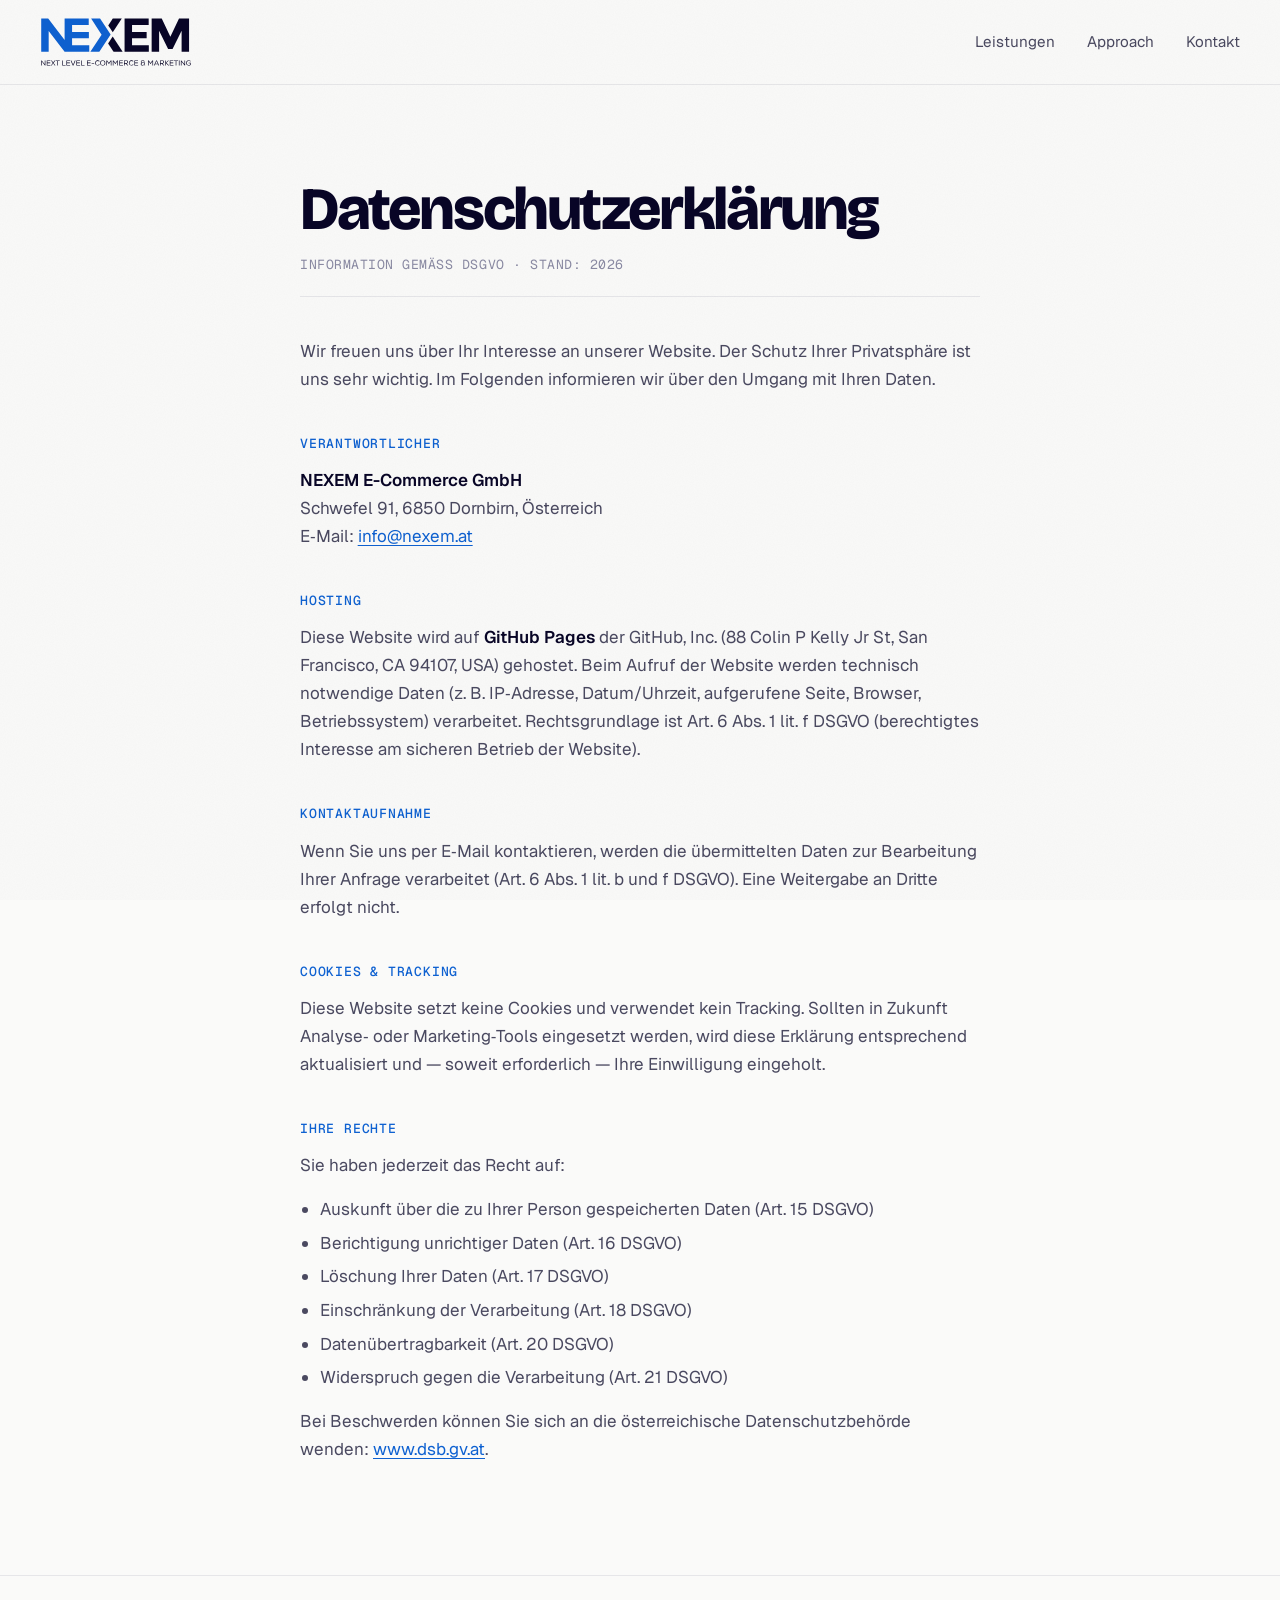
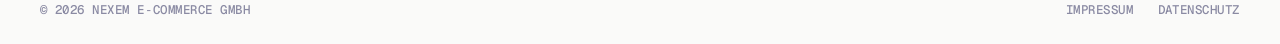
<file: datenschutz.html>
<!DOCTYPE html>
<html lang="de">
<head>
    <meta charset="UTF-8">
    <meta name="viewport" content="width=device-width, initial-scale=1.0">
    <title>Datenschutz &mdash; NEXEM E&#8209;Commerce GmbH</title>
    <meta name="description" content="Datenschutzerklärung der NEXEM E-Commerce GmbH gemäß DSGVO.">
    <meta name="theme-color" content="#fafaf9">
    <meta name="color-scheme" content="light">
    <meta name="robots" content="index, follow">
    <link rel="icon" type="image/svg+xml" href="assets/logo.svg">

    <link rel="preconnect" href="https://fonts.googleapis.com">
    <link rel="preconnect" href="https://fonts.gstatic.com" crossorigin>
    <link href="https://fonts.googleapis.com/css2?family=Bricolage+Grotesque:opsz,wght@12..96,500;12..96,600;12..96,700;12..96,800&family=Geist:wght@400;500;600&family=Geist+Mono:wght@400;500&display=swap" rel="stylesheet">

    <link rel="stylesheet" href="styles.css">
</head>
<body>
    <a href="#main" class="skip-link">Zum Inhalt springen</a>

    <header class="topbar">
        <div class="container topbar__inner">
            <a href="/" class="topbar__brand" aria-label="NEXEM Startseite">
                <img src="assets/logo.svg" alt="NEXEM" width="152" height="50" class="topbar__logo">
            </a>
            <nav class="topbar__nav" aria-label="Hauptnavigation">
                <a href="/#services">Leistungen</a>
                <a href="/#approach">Approach</a>
                <a href="/#kontakt">Kontakt</a>
            </nav>
        </div>
    </header>

    <main id="main" class="legal">
        <h1>Datenschutz&shy;erkl&auml;rung</h1>
        <p>Information gem&auml;&szlig; DSGVO &middot; Stand: <span translate="no">2026</span></p>

        <p>
            Wir freuen uns &uuml;ber Ihr Interesse an unserer Website. Der
            Schutz Ihrer Privatsph&auml;re ist uns sehr wichtig. Im Folgenden
            informieren wir &uuml;ber den Umgang mit Ihren Daten.
        </p>

        <h2>Verantwortlicher</h2>
        <p>
            <strong>NEXEM E-Commerce GmbH</strong><br>
            Schwefel&nbsp;91, 6850&nbsp;Dornbirn, &Ouml;sterreich<br>
            E&#8209;Mail: <a href="mailto:info@nexem.at">info@nexem.at</a>
        </p>

        <h2>Hosting</h2>
        <p>
            Diese Website wird auf <strong>GitHub Pages</strong> der
            GitHub, Inc. (88 Colin P&nbsp;Kelly Jr St, San Francisco, CA 94107, USA)
            gehostet. Beim Aufruf der Website werden technisch notwendige
            Daten (z.&nbsp;B. IP&#8209;Adresse, Datum/Uhrzeit, aufgerufene Seite,
            Browser, Betriebssystem) verarbeitet. Rechtsgrundlage ist
            Art.&nbsp;6 Abs.&nbsp;1 lit.&nbsp;f DSGVO (berechtigtes Interesse
            am sicheren Betrieb der Website).
        </p>

        <h2>Kontaktaufnahme</h2>
        <p>
            Wenn Sie uns per E&#8209;Mail kontaktieren, werden die &uuml;bermittelten
            Daten zur Bearbeitung Ihrer Anfrage verarbeitet (Art.&nbsp;6 Abs.&nbsp;1
            lit.&nbsp;b und f DSGVO). Eine Weitergabe an Dritte erfolgt nicht.
        </p>

        <h2>Cookies &amp; Tracking</h2>
        <p>
            Diese Website setzt keine Cookies und verwendet kein Tracking.
            Sollten in Zukunft Analyse&#8209; oder Marketing&#8209;Tools eingesetzt
            werden, wird diese Erkl&auml;rung entsprechend aktualisiert und &mdash;
            soweit erforderlich &mdash; Ihre Einwilligung eingeholt.
        </p>

        <h2>Ihre Rechte</h2>
        <p>Sie haben jederzeit das Recht auf:</p>
        <ul>
            <li>Auskunft &uuml;ber die zu Ihrer Person gespeicherten Daten (Art.&nbsp;15 DSGVO)</li>
            <li>Berichtigung unrichtiger Daten (Art.&nbsp;16 DSGVO)</li>
            <li>L&ouml;schung Ihrer Daten (Art.&nbsp;17 DSGVO)</li>
            <li>Einschr&auml;nkung der Verarbeitung (Art.&nbsp;18 DSGVO)</li>
            <li>Daten&uuml;bertragbarkeit (Art.&nbsp;20 DSGVO)</li>
            <li>Widerspruch gegen die Verarbeitung (Art.&nbsp;21 DSGVO)</li>
        </ul>
        <p>
            Bei Beschwerden k&ouml;nnen Sie sich an die &ouml;sterreichische
            Datenschutzbeh&ouml;rde wenden:
            <a href="https://www.dsb.gv.at" target="_blank" rel="noopener noreferrer">www.dsb.gv.at</a>.
        </p>
    </main>

    <footer class="site-footer">
        <div class="container site-footer__inner">
            <p class="mono mono--mute" translate="no">
                &copy; <span id="year">2026</span> NEXEM E&#8209;COMMERCE GMBH
            </p>
            <nav class="mono site-footer__nav" aria-label="Rechtliches">
                <a href="impressum.html">Impressum</a>
                <a href="datenschutz.html">Datenschutz</a>
            </nav>
        </div>
    </footer>

    <script>
        document.getElementById('year').textContent = new Date().getFullYear();
    </script>
</body>
</html>
</file>
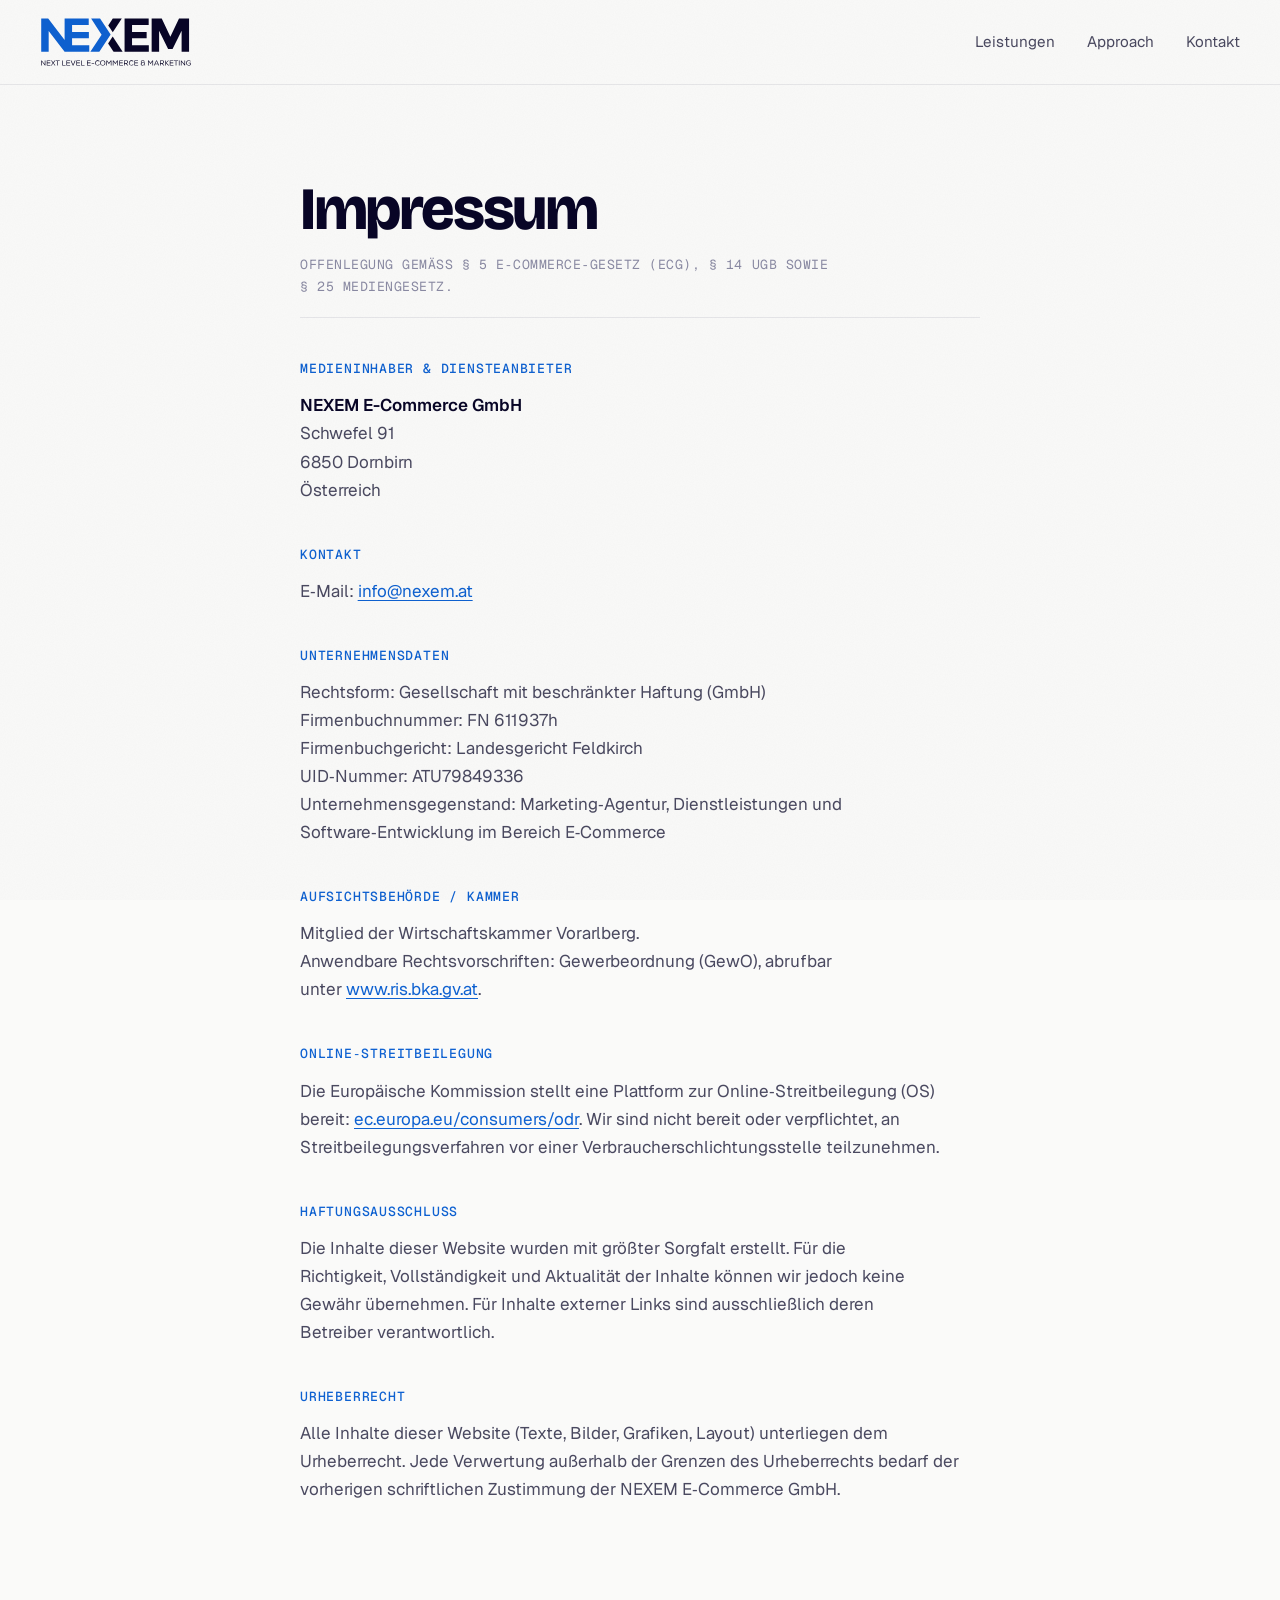
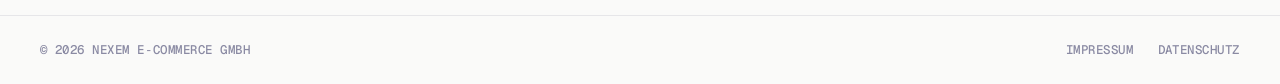
<file: impressum.html>
<!DOCTYPE html>
<html lang="de">
<head>
    <meta charset="UTF-8">
    <meta name="viewport" content="width=device-width, initial-scale=1.0">
    <title>Impressum &mdash; NEXEM E&#8209;Commerce GmbH</title>
    <meta name="description" content="Impressum und Offenlegung gemäß § 5 ECG, § 14 UGB und § 25 Mediengesetz.">
    <meta name="theme-color" content="#fafaf9">
    <meta name="color-scheme" content="light">
    <meta name="robots" content="index, follow">
    <link rel="icon" type="image/svg+xml" href="assets/logo.svg">

    <link rel="preconnect" href="https://fonts.googleapis.com">
    <link rel="preconnect" href="https://fonts.gstatic.com" crossorigin>
    <link href="https://fonts.googleapis.com/css2?family=Bricolage+Grotesque:opsz,wght@12..96,500;12..96,600;12..96,700;12..96,800&family=Geist:wght@400;500;600&family=Geist+Mono:wght@400;500&display=swap" rel="stylesheet">

    <link rel="stylesheet" href="styles.css">
</head>
<body>
    <a href="#main" class="skip-link">Zum Inhalt springen</a>

    <header class="topbar">
        <div class="container topbar__inner">
            <a href="/" class="topbar__brand" aria-label="NEXEM Startseite">
                <img src="assets/logo.svg" alt="NEXEM" width="152" height="50" class="topbar__logo">
            </a>
            <nav class="topbar__nav" aria-label="Hauptnavigation">
                <a href="/#services">Leistungen</a>
                <a href="/#approach">Approach</a>
                <a href="/#kontakt">Kontakt</a>
            </nav>
        </div>
    </header>

    <main id="main" class="legal">
        <h1>Impressum</h1>
        <p>Offenlegung gem&auml;&szlig; &sect;&nbsp;5 E&#8209;Commerce&#8209;Gesetz (ECG), &sect;&nbsp;14 UGB sowie &sect;&nbsp;25 Mediengesetz.</p>

        <h2>Medieninhaber &amp; Diensteanbieter</h2>
        <p>
            <strong>NEXEM E-Commerce GmbH</strong><br>
            Schwefel&nbsp;91<br>
            6850&nbsp;Dornbirn<br>
            &Ouml;sterreich
        </p>

        <h2>Kontakt</h2>
        <p>
            E&#8209;Mail: <a href="mailto:info@nexem.at">info@nexem.at</a>
        </p>

        <h2>Unternehmensdaten</h2>
        <p>
            Rechtsform: Gesellschaft mit beschr&auml;nkter Haftung (GmbH)<br>
            Firmenbuchnummer: FN&nbsp;611937h<br>
            Firmenbuchgericht: Landesgericht Feldkirch<br>
            UID&#8209;Nummer: ATU79849336<br>
            Unternehmensgegenstand: Marketing&#8209;Agentur, Dienstleistungen und Software&#8209;Entwicklung im Bereich E&#8209;Commerce
        </p>

        <h2>Aufsichtsbeh&ouml;rde / Kammer</h2>
        <p>
            Mitglied der Wirtschaftskammer Vorarlberg.<br>
            Anwendbare Rechtsvorschriften: Gewerbeordnung (GewO),
            abrufbar unter
            <a href="https://www.ris.bka.gv.at" target="_blank" rel="noopener noreferrer">www.ris.bka.gv.at</a>.
        </p>

        <h2>Online&#8209;Streitbeilegung</h2>
        <p>
            Die Europ&auml;ische Kommission stellt eine Plattform zur
            Online&#8209;Streitbeilegung (OS) bereit:
            <a href="https://ec.europa.eu/consumers/odr" target="_blank" rel="noopener noreferrer">ec.europa.eu/consumers/odr</a>.
            Wir sind nicht bereit oder verpflichtet, an
            Streitbeilegungsverfahren vor einer Verbraucher&shy;schlichtungsstelle
            teilzunehmen.
        </p>

        <h2>Haftungsausschluss</h2>
        <p>
            Die Inhalte dieser Website wurden mit gr&ouml;&szlig;ter Sorgfalt
            erstellt. F&uuml;r die Richtigkeit, Vollst&auml;ndigkeit und
            Aktualit&auml;t der Inhalte k&ouml;nnen wir jedoch keine Gew&auml;hr
            &uuml;bernehmen. F&uuml;r Inhalte externer Links sind
            ausschlie&szlig;lich deren Betreiber verantwortlich.
        </p>

        <h2>Urheberrecht</h2>
        <p>
            Alle Inhalte dieser Website (Texte, Bilder, Grafiken, Layout)
            unterliegen dem Urheberrecht. Jede Verwertung au&szlig;erhalb
            der Grenzen des Urheberrechts bedarf der vorherigen schriftlichen
            Zustimmung der NEXEM E&#8209;Commerce GmbH.
        </p>
    </main>

    <footer class="site-footer">
        <div class="container site-footer__inner">
            <p class="mono mono--mute" translate="no">
                &copy; <span id="year">2026</span> NEXEM E&#8209;COMMERCE GMBH
            </p>
            <nav class="mono site-footer__nav" aria-label="Rechtliches">
                <a href="impressum.html">Impressum</a>
                <a href="datenschutz.html">Datenschutz</a>
            </nav>
        </div>
    </footer>

    <script>
        document.getElementById('year').textContent = new Date().getFullYear();
    </script>
</body>
</html>
</file>
<file: styles.css>
/* =========================================================
   NEXEM — Brutalist-Tech / Light
   Built against Vercel Web Interface Guidelines
   ========================================================= */

:root {
    /* Brand colors */
    --bg:              #fafaf9;
    --bg-card:         #ffffff;
    --ink:             #080526;
    --ink-soft:        #4a4960;
    --ink-mute:        #8a8aa3;
    --accent:          #0E61D1;
    --accent-hover:    #0a4ea8;
    --accent-soft:     rgba(14, 97, 209, 0.08);
    --border:          rgba(8, 5, 38, 0.08);
    --border-strong:   rgba(8, 5, 38, 0.16);
    --ink-inverse:     #fafaf9;
    --bg-dark:         #080526;

    --max:             1280px;
    --gutter:          clamp(1.25rem, 4vw, 2.5rem);

    --font-display:    "Bricolage Grotesque", ui-sans-serif, system-ui, sans-serif;
    --font-body:       "Geist", ui-sans-serif, -apple-system, BlinkMacSystemFont, "Segoe UI", sans-serif;
    --font-mono:       "Geist Mono", ui-monospace, "SF Mono", "Menlo", monospace;
}

/* ============ RESET / BASE ============ */
*, *::before, *::after { box-sizing: border-box; }

html {
    scroll-behavior: smooth;
    color-scheme: light;
    -webkit-text-size-adjust: 100%;
}

@media (prefers-reduced-motion: reduce) {
    html { scroll-behavior: auto; }
}

body {
    margin: 0;
    background: var(--bg);
    color: var(--ink);
    font-family: var(--font-body);
    font-size: 17px;
    line-height: 1.55;
    font-feature-settings: "ss01", "ss02", "cv11";
    -webkit-font-smoothing: antialiased;
    -moz-osx-font-smoothing: grayscale;
    text-rendering: optimizeLegibility;
    overflow-x: hidden;
}

/* Subtle grain overlay for depth */
body::before {
    content: "";
    position: fixed;
    inset: 0;
    background-image: url("data:image/svg+xml,%3Csvg xmlns='http://www.w3.org/2000/svg' width='160' height='160'%3E%3Cfilter id='n'%3E%3CfeTurbulence type='fractalNoise' baseFrequency='0.9' numOctaves='2' stitchTiles='stitch'/%3E%3CfeColorMatrix values='0 0 0 0 0 0 0 0 0 0 0 0 0 0 0 0 0 0 0.45 0'/%3E%3C/filter%3E%3Crect width='100%25' height='100%25' filter='url(%23n)'/%3E%3C/svg%3E");
    opacity: 0.04;
    pointer-events: none;
    z-index: 9999;
    mix-blend-mode: multiply;
}

@media (prefers-reduced-motion: reduce) {
    body::before { display: none; }
}

a { color: inherit; text-decoration: none; }

p { margin: 0; }

ol, ul { margin: 0; padding: 0; list-style: none; }

img, svg { display: block; max-width: 100%; }

address { font-style: normal; }

::selection { background: var(--accent); color: #fff; }

/* ============ ACCESSIBILITY ============ */
.skip-link {
    position: absolute;
    top: 0; left: 0;
    padding: 0.75rem 1rem;
    background: var(--ink);
    color: var(--ink-inverse);
    font-family: var(--font-mono);
    font-size: 0.85rem;
    transform: translateY(-110%);
    transition: transform 150ms ease-out;
    z-index: 10000;
}

.skip-link:focus {
    transform: translateY(0);
    outline: 2px solid var(--accent);
    outline-offset: 2px;
}

:focus-visible {
    outline: 2px solid var(--accent);
    outline-offset: 2px;
    border-radius: 2px;
}

/* ============ LAYOUT ============ */
.container {
    width: 100%;
    max-width: var(--max);
    margin: 0 auto;
    padding-inline: var(--gutter);
}

/* ============ TYPOGRAPHY ============ */
h1, h2, h3, h4 {
    font-family: var(--font-display);
    font-weight: 700;
    line-height: 1;
    letter-spacing: -0.035em;
    margin: 0;
    color: var(--ink);
    text-wrap: balance;
}

.mono {
    font-family: var(--font-mono);
    font-weight: 500;
    font-size: 0.78rem;
    letter-spacing: 0.04em;
    text-transform: uppercase;
    font-variant-numeric: tabular-nums;
    color: var(--ink);
}

.mono--mute    { color: var(--ink-mute); }
.mono--accent  { color: var(--accent); }
.mono--accent-on-dark { color: #6aa3ff; }

.section-head {
    margin-bottom: clamp(2rem, 5vw, 3.5rem);
}

.section-head .mono {
    margin-bottom: 1rem;
    display: inline-block;
}

.section-title {
    font-size: clamp(2.25rem, 5.5vw, 4rem);
    font-weight: 700;
    letter-spacing: -0.04em;
    line-height: 0.95;
}

/* ============ BUTTONS ============ */
.btn {
    --btn-bg:        var(--ink);
    --btn-fg:        var(--ink-inverse);
    --btn-bg-hover:  var(--accent);
    --btn-border:    transparent;

    display: inline-flex;
    align-items: center;
    gap: 0.5rem;
    padding: 0.95rem 1.5rem;
    background: var(--btn-bg);
    color: var(--btn-fg);
    border: 1px solid var(--btn-border);
    font-family: var(--font-body);
    font-weight: 500;
    font-size: 0.95rem;
    letter-spacing: -0.005em;
    cursor: pointer;
    touch-action: manipulation;
    -webkit-tap-highlight-color: transparent;
    transition: background-color 180ms ease, color 180ms ease,
                border-color 180ms ease, transform 120ms ease;
    text-wrap: nowrap;
}

.btn:hover { background: var(--btn-bg-hover); }
.btn:active { transform: translateY(1px); }

.btn--primary {
    --btn-bg: var(--ink);
    --btn-fg: var(--ink-inverse);
    --btn-bg-hover: var(--accent);
}

.btn--ghost {
    --btn-bg: transparent;
    --btn-fg: var(--ink);
    --btn-bg-hover: transparent;
    --btn-border: var(--border-strong);
}
.btn--ghost:hover { border-color: var(--ink); }

.btn--inverse {
    --btn-bg: var(--ink-inverse);
    --btn-fg: var(--ink);
    --btn-bg-hover: var(--accent);
    color: var(--ink);
}
.btn--inverse:hover { color: #fff; }

.btn__arrow {
    display: inline-block;
    transition: transform 220ms ease;
}
.btn:hover .btn__arrow { transform: translateX(2px); }
.btn--ghost:hover .btn__arrow { transform: translateY(2px); }

/* ============ TOPBAR ============ */
.topbar {
    position: sticky;
    top: 0;
    z-index: 50;
    background: rgba(250, 250, 249, 0.78);
    backdrop-filter: saturate(140%) blur(14px);
    -webkit-backdrop-filter: saturate(140%) blur(14px);
    border-bottom: 1px solid var(--border);
}

.topbar__inner {
    display: flex;
    align-items: center;
    justify-content: space-between;
    gap: 1rem;
    height: 84px;
}

.topbar__brand {
    display: inline-flex;
    align-items: center;
    min-width: 0;
}

.topbar__logo { height: 50px; width: auto; }

@media (max-width: 540px) {
    .topbar__inner { height: 72px; }
    .topbar__logo { height: 40px; }
}

.topbar__nav {
    display: flex;
    gap: clamp(1rem, 3vw, 2rem);
    font-size: 0.95rem;
}

.topbar__nav a {
    color: var(--ink-soft);
    transition: color 160ms ease;
    position: relative;
}
.topbar__nav a:hover { color: var(--ink); }
.topbar__nav a::after {
    content: "";
    position: absolute;
    left: 0; right: 0; bottom: -6px;
    height: 1px;
    background: var(--ink);
    transform: scaleX(0);
    transform-origin: left;
    transition: transform 220ms ease;
}
.topbar__nav a:hover::after { transform: scaleX(1); }

/* ============ HERO ============ */
.hero {
    position: relative;
    overflow: hidden;
    padding-top: clamp(4rem, 10vw, 7rem);
    padding-bottom: clamp(4rem, 10vw, 7rem);
    min-height: calc(100vh - 84px);
    display: flex;
    flex-direction: column;
    justify-content: center;
    border-bottom: 1px solid var(--border);
}

.hero__bg {
    position: absolute;
    inset: 0;
    pointer-events: none;
    overflow: hidden;
    z-index: 0;
}

.hero__mesh {
    position: absolute;
    inset: -10%;
    background:
        radial-gradient(700px 520px at 100% 0%, rgba(14, 97, 209, 0.16), transparent 55%),
        radial-gradient(580px 380px at 0% 90%, rgba(14, 97, 209, 0.05), transparent 55%);
    animation: meshpan 14s ease-in-out infinite alternate;
    transform-origin: center;
}

@keyframes meshpan {
    from { transform: translate3d(0, 0, 0) scale(1); }
    to   { transform: translate3d(-2%, 1%, 0) scale(1.04); }
}

@media (prefers-reduced-motion: reduce) {
    .hero__mesh { animation: none; }
}

.hero__mark {
    position: absolute;
    right: -18%;
    bottom: -28%;
    width: min(85vw, 1100px);
    height: auto;
    opacity: 0.045;
    transform: rotate(-4deg);
}

.hero__inner {
    position: relative;
    z-index: 1;
    flex: 1;
    display: flex;
    flex-direction: column;
    justify-content: center;
    padding-block: clamp(2rem, 6vh, 5rem);
    max-width: 1100px;
}

.hero__eyebrow {
    margin-bottom: clamp(1.5rem, 3vw, 2.25rem);
    color: var(--accent);
    animation: rise 720ms cubic-bezier(0.2, 0.6, 0.2, 1) 80ms both;
}

.hero__title {
    font-size: clamp(3rem, 9.5vw, 8rem);
    font-weight: 800;
    line-height: 0.92;
    letter-spacing: -0.045em;
    max-width: 16ch;
    margin: 0 0 clamp(1.5rem, 3vw, 2.25rem);
    animation: rise 720ms cubic-bezier(0.2, 0.6, 0.2, 1) 160ms both;
    text-wrap: balance;
}

.hero__title em {
    font-style: italic;
    font-weight: 800;
    color: var(--accent);
    position: relative;
    padding-right: 0.05em;
}

.hero__sub {
    font-size: clamp(1.05rem, 1.5vw, 1.25rem);
    line-height: 1.5;
    color: var(--ink-soft);
    max-width: 56ch;
    margin-bottom: clamp(2rem, 4vw, 2.75rem);
    animation: rise 720ms cubic-bezier(0.2, 0.6, 0.2, 1) 240ms both;
    text-wrap: pretty;
}

.hero__cta {
    display: flex;
    flex-wrap: wrap;
    gap: 0.75rem;
    animation: rise 720ms cubic-bezier(0.2, 0.6, 0.2, 1) 320ms both;
}

@keyframes rise {
    from { opacity: 0; transform: translateY(14px); }
    to   { opacity: 1; transform: none; }
}

@media (prefers-reduced-motion: reduce) {
    .hero__eyebrow, .hero__title, .hero__sub, .hero__cta {
        animation: none;
    }
}

/* ============ SCROLL REVEAL ============ */
[data-reveal] {
    opacity: 0;
    transform: translateY(18px);
    transition: opacity 700ms cubic-bezier(0.2, 0.6, 0.2, 1),
                transform 700ms cubic-bezier(0.2, 0.6, 0.2, 1);
    will-change: opacity, transform;
}

[data-reveal].is-revealed {
    opacity: 1;
    transform: none;
}

@media (prefers-reduced-motion: reduce) {
    [data-reveal] { opacity: 1; transform: none; transition: none; }
}

/* ============ SERVICES ============ */
.services {
    padding-block: clamp(5rem, 10vw, 8rem);
    border-bottom: 1px solid var(--border);
}

.service-list {
    border-top: 1px solid var(--border);
}

.service {
    position: relative;
    display: grid;
    grid-template-columns: minmax(80px, 120px) 1fr auto;
    gap: clamp(1.25rem, 3vw, 3rem);
    align-items: start;
    padding: clamp(2rem, 5vw, 3.5rem) 0;
    border-bottom: 1px solid var(--border);
    transition: padding-left 220ms cubic-bezier(0.2, 0.6, 0.2, 1);
}

.service::before {
    content: "";
    position: absolute;
    left: 0; top: 0; bottom: 0;
    width: 3px;
    background: var(--accent);
    transform: scaleY(0);
    transform-origin: top;
    transition: transform 320ms cubic-bezier(0.2, 0.6, 0.2, 1);
}

.service:hover { padding-left: 1.25rem; }
.service:hover::before { transform: scaleY(1); }

.service__num {
    font-size: clamp(2rem, 4vw, 3.25rem);
    font-weight: 500;
    line-height: 1;
    letter-spacing: -0.02em;
    color: var(--ink-mute);
    transition: color 220ms ease;
}

.service:hover .service__num { color: var(--accent); }

.service__body { min-width: 0; max-width: 60ch; }

.service__title {
    font-family: var(--font-display);
    font-size: clamp(1.75rem, 3.5vw, 2.5rem);
    font-weight: 700;
    letter-spacing: -0.025em;
    line-height: 1;
    margin-bottom: 1rem;
}

.service__desc {
    color: var(--ink-soft);
    font-size: 1.05rem;
    line-height: 1.55;
    margin-bottom: 1.25rem;
    text-wrap: pretty;
}

.service__tags {
    display: flex;
    flex-wrap: wrap;
    gap: 0.4rem 0.55rem;
}

.service__tags li {
    padding: 0.3rem 0.6rem;
    border: 1px solid var(--border-strong);
    color: var(--ink);
    font-size: 0.72rem;
    border-radius: 999px;
    background: var(--bg-card);
    transition: border-color 160ms ease, color 160ms ease;
}

.service:hover .service__tags li {
    border-color: rgba(14, 97, 209, 0.3);
}

.service__arrow {
    align-self: center;
    font-size: 1.5rem;
    color: var(--ink-mute);
    opacity: 0;
    transform: translateX(-6px);
    transition: opacity 240ms ease, transform 240ms ease, color 240ms ease;
}

.service:hover .service__arrow {
    opacity: 1;
    transform: translateX(0);
    color: var(--accent);
}

@media (max-width: 720px) {
    .service { grid-template-columns: minmax(60px, 80px) 1fr; }
    .service__arrow { display: none; }
}

/* ============ APPROACH ============ */
.approach {
    padding-block: clamp(5rem, 10vw, 8rem);
    background: var(--bg-card);
    border-bottom: 1px solid var(--border);
}

.approach-list {
    display: grid;
    grid-template-columns: repeat(auto-fit, minmax(220px, 1fr));
    gap: 0;
}

.step {
    padding: clamp(1.5rem, 3vw, 2rem);
    border: 1px solid var(--border);
    margin: -1px 0 0 -1px;
    background: var(--bg-card);
    transition: background-color 200ms ease;
}

.step:hover { background: var(--accent-soft); }

.step__num {
    color: var(--accent);
    font-size: 0.85rem;
    margin-bottom: 1.25rem;
    display: inline-block;
}

.step__title {
    font-family: var(--font-display);
    font-size: 1.5rem;
    font-weight: 700;
    margin-bottom: 0.5rem;
    letter-spacing: -0.02em;
}

.step__desc {
    color: var(--ink-soft);
    font-size: 0.97rem;
    line-height: 1.5;
    text-wrap: pretty;
}

/* ============ STACK ============ */
.stack {
    padding-block: clamp(2.5rem, 5vw, 4rem);
    border-bottom: 1px solid var(--border);
    background: var(--bg);
}

.stack__inner {
    display: flex;
    flex-direction: column;
    gap: 1.25rem;
}

.stack__label { color: var(--ink-mute); }

.stack__list {
    display: flex;
    flex-wrap: wrap;
    gap: 0.5rem 1.25rem;
    align-items: center;
}

.stack__list li {
    color: var(--ink);
    font-size: 0.95rem;
    letter-spacing: 0.01em;
    text-transform: none;
    position: relative;
    padding-right: 1.25rem;
}

.stack__list li:not(:last-child)::after {
    content: "•";
    position: absolute;
    right: 0;
    color: var(--ink-mute);
    opacity: 0.5;
}

.stack__list li:last-child { padding-right: 0; }

/* ============ CTA BLOCK ============ */
.cta {
    background: var(--bg-dark);
    color: var(--ink-inverse);
    padding-block: clamp(5rem, 12vw, 9rem);
    position: relative;
    overflow: hidden;
}

.cta::before {
    content: "";
    position: absolute;
    inset: 0;
    background:
        radial-gradient(800px 400px at 80% 0%, rgba(14, 97, 209, 0.32), transparent 60%);
    pointer-events: none;
}

.cta__inner {
    position: relative;
    text-align: center;
    max-width: 840px;
    margin: 0 auto;
}

.cta__eyebrow {
    color: #6aa3ff;
    margin-bottom: 1.25rem;
}

.cta__title {
    font-family: var(--font-display);
    font-size: clamp(3rem, 8vw, 6rem);
    font-weight: 800;
    line-height: 0.95;
    letter-spacing: -0.045em;
    margin-bottom: 1.5rem;
    color: #fff;
    text-wrap: balance;
}

.cta__sub {
    font-size: clamp(1.05rem, 1.4vw, 1.2rem);
    color: rgba(250, 250, 249, 0.7);
    margin-bottom: 2.25rem;
    max-width: 50ch;
    margin-inline: auto;
    text-wrap: pretty;
}

/* ============ CONTACT ============ */
.contact {
    padding-block: clamp(5rem, 10vw, 8rem);
}

.contact__inner > .mono { margin-bottom: 1rem; display: inline-block; }
.contact__inner > .section-title { margin-bottom: 2rem; }

.contact__mail {
    display: inline-block;
    font-family: var(--font-display);
    font-size: clamp(2rem, 6vw, 4.5rem);
    font-weight: 700;
    letter-spacing: -0.035em;
    color: var(--ink);
    border-bottom: 2px solid transparent;
    padding-bottom: 6px;
    transition: color 200ms ease, border-color 200ms ease;
    text-wrap: nowrap;
}

.contact__mail:hover {
    color: var(--accent);
    border-bottom-color: var(--accent);
}

/* ============ FOOTER ============ */
.site-footer {
    border-top: 1px solid var(--border);
    padding-block: 1.5rem;
    color: var(--ink-mute);
}

.site-footer__inner {
    display: flex;
    justify-content: space-between;
    align-items: center;
    flex-wrap: wrap;
    gap: 1rem;
}

.site-footer__nav {
    display: flex;
    gap: 1.5rem;
}

.site-footer__nav a {
    color: var(--ink-mute);
    transition: color 160ms ease;
    font-size: 0.78rem;
}
.site-footer__nav a:hover { color: var(--ink); }

@media (max-width: 540px) {
    .site-footer__inner { flex-direction: column; align-items: flex-start; }
}

/* ============ LEGAL PAGES (Impressum / Datenschutz) ============ */
.legal {
    padding-block: clamp(4rem, 8vw, 6rem);
    max-width: 760px;
    margin: 0 auto;
    padding-inline: var(--gutter);
}

.legal h1 {
    font-family: var(--font-display);
    font-size: clamp(2.5rem, 5vw, 3.75rem);
    font-weight: 800;
    letter-spacing: -0.04em;
    margin-bottom: 1rem;
    line-height: 0.95;
}

.legal > p:first-of-type {
    color: var(--ink-mute);
    font-family: var(--font-mono);
    font-size: 0.82rem;
    text-transform: uppercase;
    letter-spacing: 0.04em;
    margin-bottom: 2.5rem;
    padding-bottom: 1.25rem;
    border-bottom: 1px solid var(--border);
}

.legal h2 {
    font-family: var(--font-mono);
    font-size: 0.82rem;
    font-weight: 500;
    text-transform: uppercase;
    letter-spacing: 0.06em;
    color: var(--accent);
    margin: 2.75rem 0 1rem;
}

.legal p, .legal ul {
    color: var(--ink-soft);
    margin-bottom: 1rem;
    line-height: 1.65;
    text-wrap: pretty;
}

.legal p strong { color: var(--ink); font-weight: 600; }

.legal ul { padding-left: 1.25rem; list-style: disc; }
.legal ul li { margin-bottom: 0.35rem; }

.legal a {
    color: var(--accent);
    text-decoration: underline;
    text-underline-offset: 3px;
    text-decoration-thickness: 1px;
}
.legal a:hover { text-decoration-thickness: 2px; }
</file>
